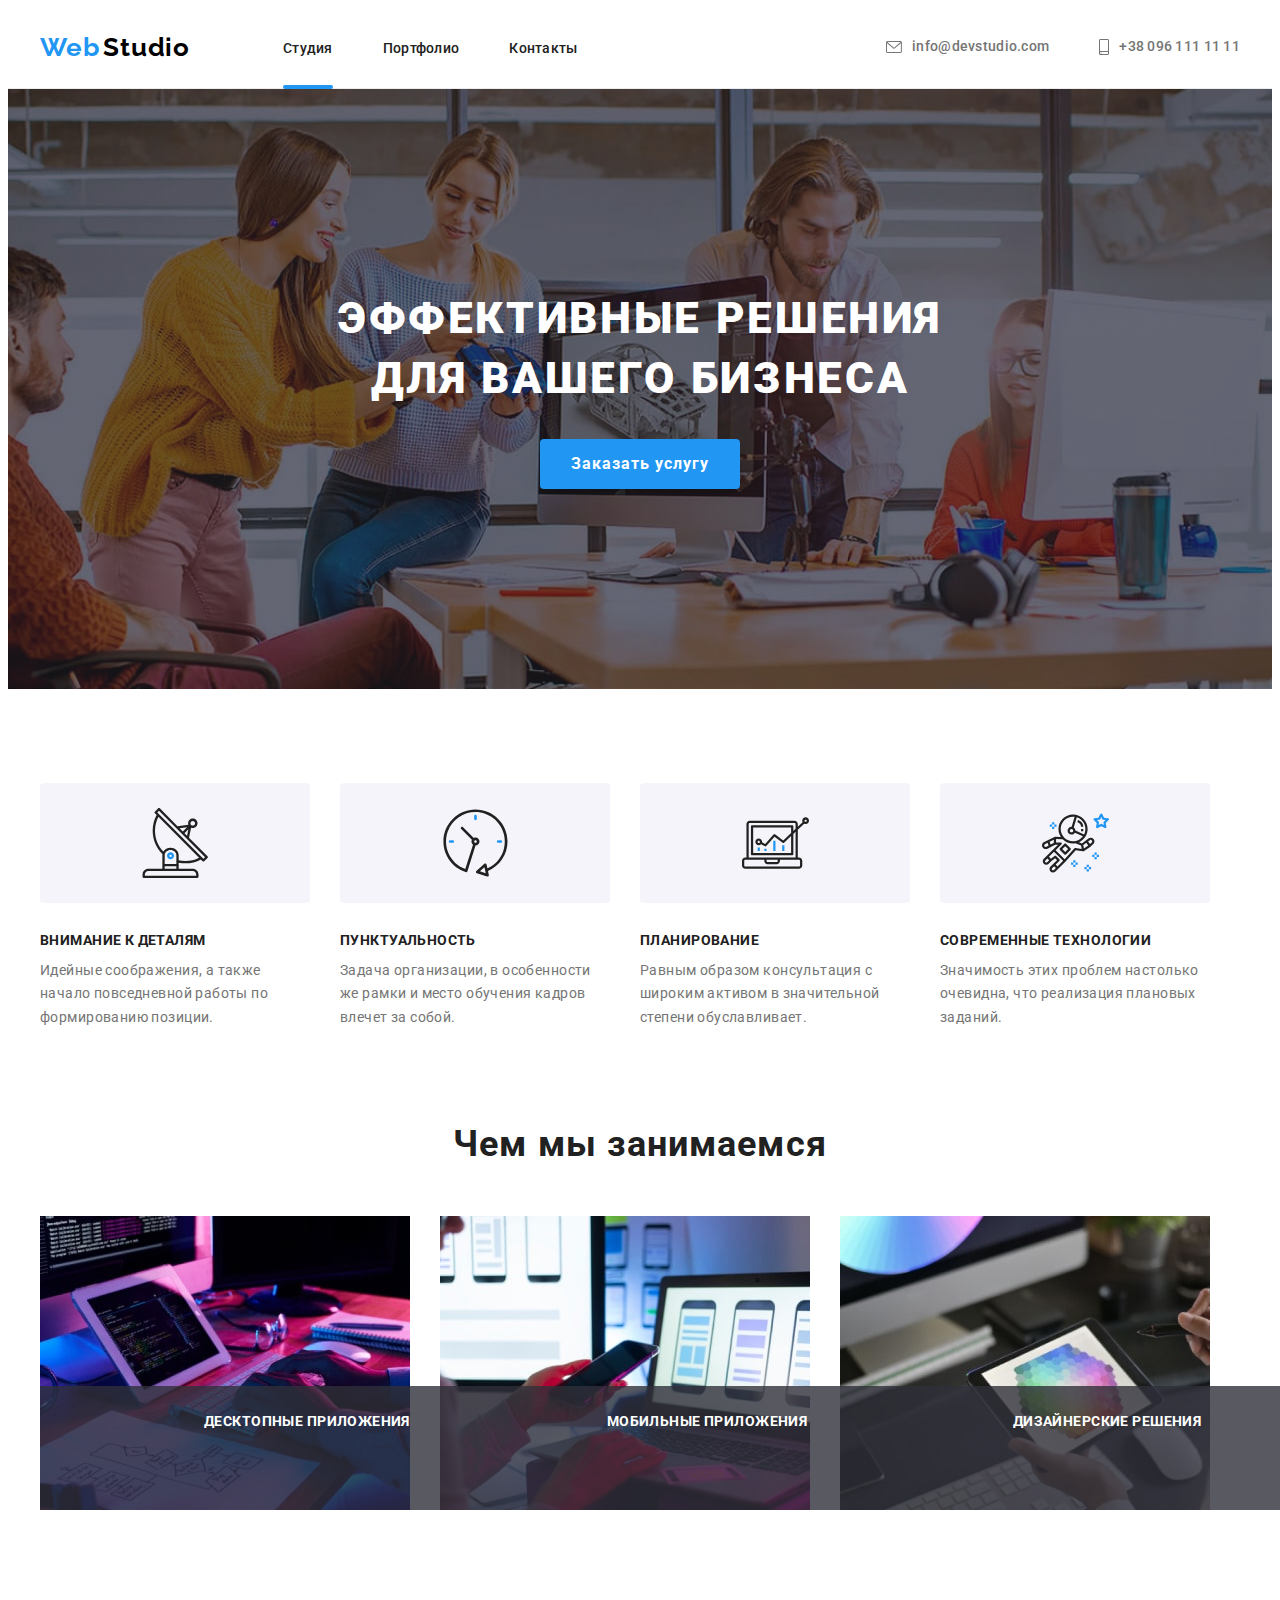
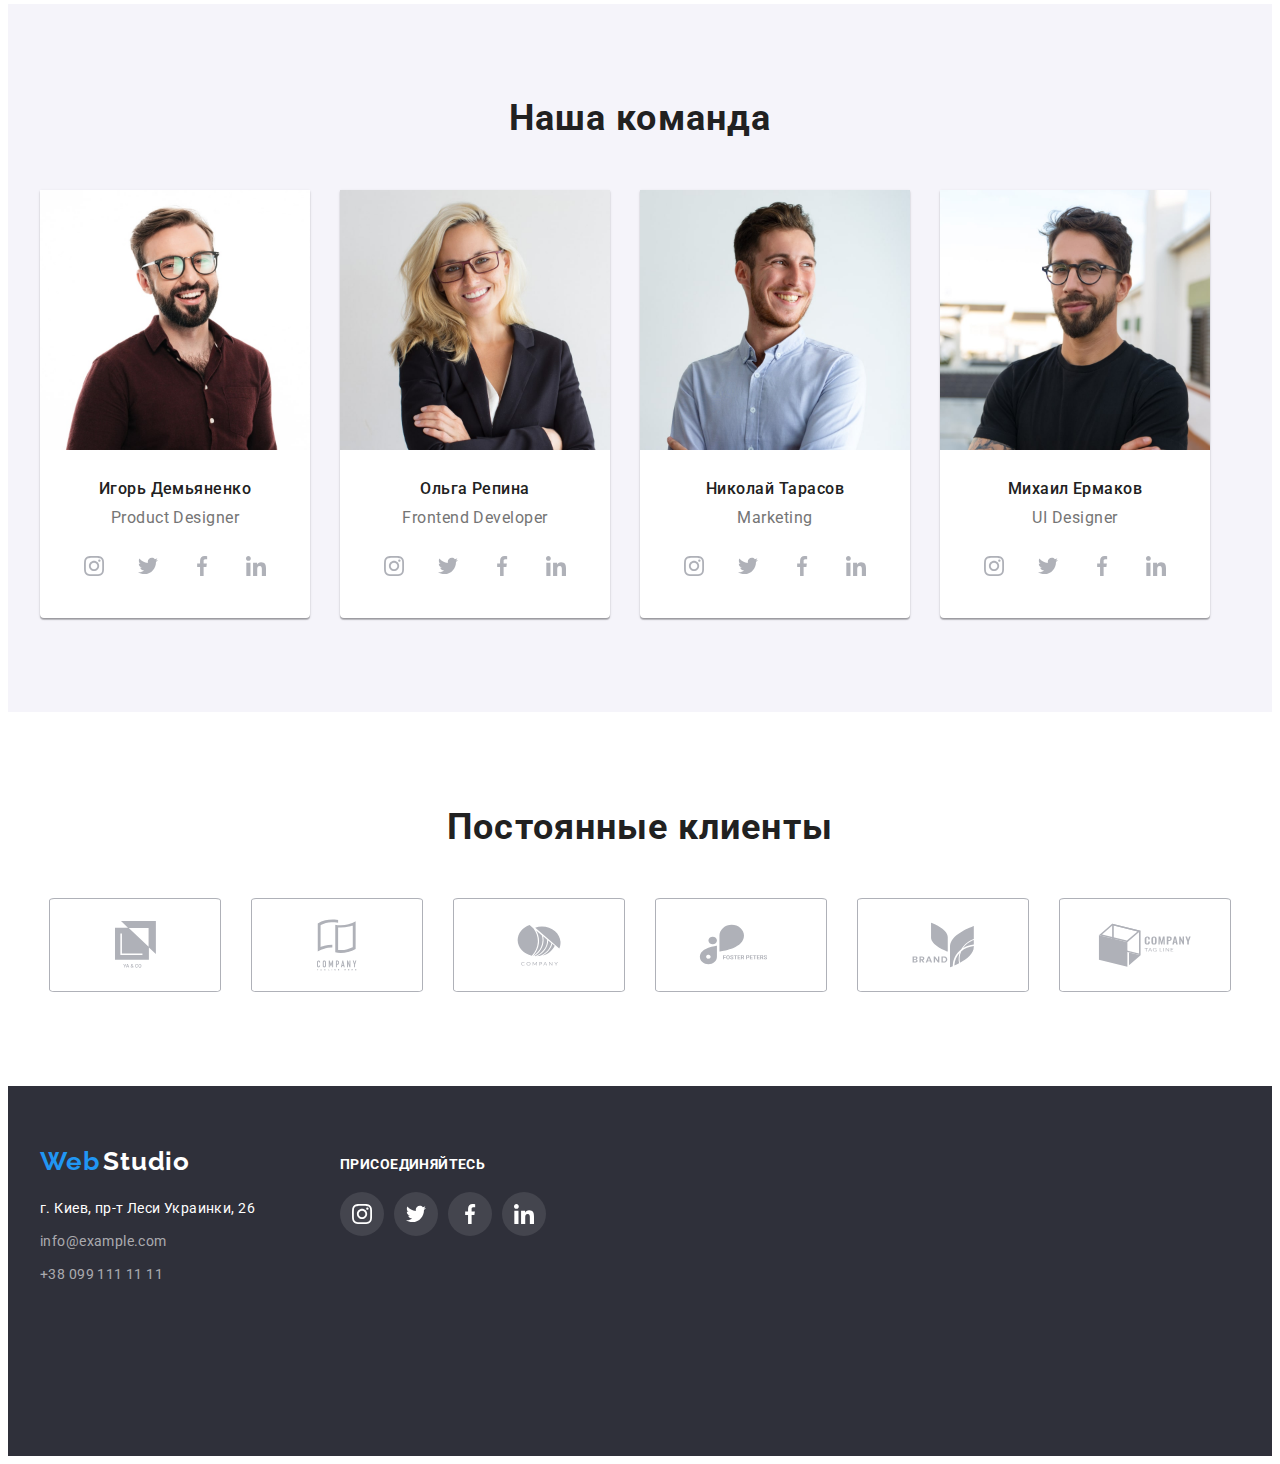
<file: index.html>
<!DOCTYPE html>
<html lang="ru">

<head>
    <meta charset="UTF-8">
    <meta http-equiv="X-UA-Compatible" content="IE=edge">
    <meta name="viewport" content="width=device-width, initial-scale=1.0">
    <link rel="preconnect" href="https://fonts.googleapis.com">
    <link rel="preconnect" href="https://fonts.gstatic.com" crossorigin>
    <link
        href="https://fonts.googleapis.com/css2?family=Raleway:wght@700&family=Roboto:wght@400;500;700;900&display=swap"
        rel="stylesheet">
    <title>WebStudio</title>
    <link rel="stylesheet" href="https://cdnjs.cloudflare.com/ajax/libs/modern-normalize/1.1.0/modern-normalize.min.css"
        integrity="sha512-wpPYUAdjBVSE4KJnH1VR1HeZfpl1ub8YT/NKx4PuQ5NmX2tKuGu6U/JRp5y+Y8XG2tV+wKQpNHVUX03MfMFn9Q=="
        crossorigin="anonymous" referrerpolicy="no-referrer" />
    <link rel="stylesheet" href="./css/styles.css">
</head>

<body>

    <header class="header">
        <div class="container">
            <a class="header-logo link" href="/"><span class="web-header">Web</span> <span
                    class="header-studio">Studio</span></a>
            <nav class="header-nav">
                <ul class="header-list list">
                    <li class="header-item"><a href="#studio" class="header-link link current">Студия</a></li>
                    <li class="header-item"><a href="./portfolio.html" class="header-link link">Портфолио</a></li>
                    <li class="header-item"><a href="#contaсts" class="header-link link">Контакты</a></li>
                </ul>
            </nav>
            <div class="header-contacts">
                <ul class="header-mail-tel list">
                    <li class="header-mail-tel-item"><a href="mailto:info@devstudio.com"
                            class="header-mail link">
                            <svg class="header-soc-icon" width="16" height="12">
                                <use href="./img/icon.svg#icon-maill"></use>
                            </svg>info@devstudio.com</a></li>
                    <li class="header-mail-tel-item"><a href="tel:+380961111111" 
                        class="header-tel link">
                        <svg class="header-soc-icon" width="10" height="16">
                        <use href="./img/icon.svg#icon-smartphone"></use>
                    </svg>+38 096 111 11 11</a></li>
                </ul>
            </div>
        </div>
    </header>
    <main>
        <section id="studio" class="studio">
            <div class="studio-titlt-text">
                <h1 class="studio-title">Эффективные решения для вашего бизнеса</h1>
            </div>    
                <button type="button" class="btn-service" data-modal-open>Заказать услугу</button>
        </section>
        <section class="benefits">
            <div class="container">
                <h2 class="benefits-company">Преимущества компании</h2>
                <ul class="benefits-list list">
                    <li class="benefits-item">
                        <div class="benefits-image">
                        <svg class="benefits-icon" width="70" height="70">
                            <use href="./img/icon.svg#icon-Group-1"></use>
                        </svg>
                        </div>
                        <h3 class="benefits-title">Внимание к деталям</h3>
                        <p class="benefits-text">Идейные соображения, а также начало повседневной работы по формированию
                            позиции.</p>
                    </li>
                    <li class="benefits-item">
                        <div class="benefits-image">
                            <svg class="benefits-icon" width="67" height="70">
                                <use href="./img/icon.svg#icon-Group-2"></use>
                            </svg>
                        </div>
                        <h3 class="benefits-title">Пунктуальность</h3>
                        <p class="benefits-text">Задача организации, в особенности же рамки и место обучения кадров
                            влечет за
                            собой.</p>
                    </li>
                    <li class="benefits-item">
                        <div class="benefits-image">
                            <svg class="benefits-icon" width="67" height="70">
                                <use href="./img/icon.svg#icon-Group-3"></use>
                            </svg>
                        </div>
                        <h3 class="benefits-title">Планирование</h3>
                        <p class="benefits-text">Равным образом консультация с широким активом в значительной степени
                            обуславливает.</p>
                    </li>
                    <li class="benefits-item">
                        <div class="benefits-image">
                            <svg class="benefits-icon" width="67" height="70">
                                <use href="./img/icon.svg#icon-Group-4"></use>
                            </svg>
                        </div>
                        <h3 class="benefits-title">Современные технологии</h3>
                        <p class="benefits-text">Значимость этих проблем настолько очевидна, что реализация плановых
                            заданий.
                        </p>
                    </li>
                </ul>
            </div>
        </section>
        <section class="about">
            <div class="container">
                <h2 class="about-title">Чем мы занимаемся</h2>
                <ul class="about-list list">
                    <li class="about-item">
                        <img src="./img/image-work-1.jpg" alt="графики" width="370" height="294">
                        <p class="about-top-text">Десктопные приложения</p>
                    </li>
                    <li class="about-item"> <img src="./img/image-work-2.jpg" alt="приложение" width="370" height="294">
                        <p class="about-top-text">Мобильные приложения</p>
                    </li>
                    <li class="about-item"> <img src="./img/image-work-3.jpg" alt="мобильность" width="370"
                            height="294">
                        <p class="about-top-text">Дизайнерские решения</p>
                    </li>
                </ul>
            </div>
        </section>
        <section class="team">
            <div class="container">
                <h2 class="team-logo">Наша команда</h2>
                <ul class="team-list list">
                    <li class="team-item">
                        <img src="./img/people-1.jpg" alt="менеджер1" width="270" height="260">
                        <div class="container-team">
                            <h3 class="team-title">Игорь Демьяненко</h3>
                            <p class="team-text" lang="en">Product Designer</p>
                            <ul class="team-soc-list list">
                                <li class="team-soc-item"><a href="" class="team-soc-link link">
                                        <svg class="team-soc-icon" width="20" height="20">
                                            <use href="./img/icon.svg#icon-instagram"></use>
                                        </svg>
                                    </a></li>
                                <li class="team-soc-item"><a href="" class="team-soc-link link"><svg
                                            class="team-soc-icon" width="20" height="20">
                                            <use href="./img/icon.svg#icon-twitter"></use>
                                        </svg></a></li>
                                <li class="team-soc-item"><a href="" class="team-soc-link link"><svg
                                            class="team-soc-icon" width="20" height="20">
                                            <use href="./img/icon.svg#icon-facebook"></use>
                                        </svg></a></li>
                                <li class="team-soc-item"><a href="" class="team-soc-link link"><svg
                                            class="team-soc-icon" width="20" height="20">
                                            <use href="./img/icon.svg#icon-linkedin"></use>
                                        </svg></a></li>
                            </ul>
                        </div>
                    </li>
                    <li class="team-item">
                        <img src="./img/people-2.jpg" alt="менеджер2" width="270" height="260">
                        <div class="container-team">
                            <h3 class="team-title">Ольга Репина</h3>
                            <p class="team-text" lang="en">Frontend Developer</p>
                            <ul class="team-soc-list list">
                                <li class="team-soc-item"><a href="" class="team-soc-link link">
                                        <svg class="team-soc-icon" width="20" height="20">
                                            <use href="./img/icon.svg#icon-instagram"></use>
                                        </svg>
                                    </a></li>
                                <li class="team-soc-item"><a href="" class="team-soc-link link"><svg class="team-soc-icon" width="20" height="20">
                                            <use href="./img/icon.svg#icon-twitter"></use>
                                        </svg></a></li>
                                <li class="team-soc-item"><a href="" class="team-soc-link link"><svg class="team-soc-icon" width="20" height="20">
                                            <use href="./img/icon.svg#icon-facebook"></use>
                                        </svg></a></li>
                                <li class="team-soc-item"><a href="" class="team-soc-link link"><svg class="team-soc-icon" width="20" height="20">
                                            <use href="./img/icon.svg#icon-linkedin"></use>
                                        </svg></a></li>
                            </ul>
                        </div>
                    </li>
                    <li class="team-item">
                        <img src="./img/people-3.jpg" alt="менеджер3" width="270" height="260">
                        <div class="container-team">
                            <h3 class="team-title">Николай Тарасов</h3>
                            <p class="team-text" lang="en">Marketing</p>
                            <ul class="team-soc-list list">
                                <li class="team-soc-item"><a href="" class="team-soc-link link">
                                        <svg class="team-soc-icon" width="20" height="20">
                                            <use href="./img/icon.svg#icon-instagram"></use>
                                        </svg>
                                    </a></li>
                                <li class="team-soc-item"><a href="" class="team-soc-link link"><svg class="team-soc-icon" width="20" height="20">
                                            <use href="./img/icon.svg#icon-twitter"></use>
                                        </svg></a></li>
                                <li class="team-soc-item"><a href="" class="team-soc-link link"><svg class="team-soc-icon" width="20" height="20">
                                            <use href="./img/icon.svg#icon-facebook"></use>
                                        </svg></a></li>
                                <li class="team-soc-item"><a href="" class="team-soc-link link"><svg class="team-soc-icon" width="20" height="20">
                                            <use href="./img/icon.svg#icon-linkedin"></use>
                                        </svg></a></li>
                            </ul>
                        </div>
                    </li>
                    <li class="team-item">
                        <img src="./img/people-4.jpg" alt="менеджер4" width="270" height="260">
                        <div class="container-team">
                            <h3 class="team-title">Михаил Ермаков</h3>
                            <p class="team-text" lang="en">UI Designer</p>
                            <ul class="team-soc-list list">
                                <li class="team-soc-item"><a href="" class="team-soc-link link">
                                        <svg class="team-soc-icon" width="20" height="20">
                                            <use href="./img/icon.svg#icon-instagram"></use>
                                        </svg>
                                    </a></li>
                                <li class="team-soc-item"><a href="" class="team-soc-link link"><svg class="team-soc-icon" width="20" height="20">
                                            <use href="./img/icon.svg#icon-twitter"></use>
                                        </svg></a></li>
                                <li class="team-soc-item"><a href="" class="team-soc-link link"><svg class="team-soc-icon" width="20" height="20">
                                            <use href="./img/icon.svg#icon-facebook"></use>
                                        </svg></a></li>
                                <li class="team-soc-item"><a href="" class="team-soc-link link"><svg class="team-soc-icon" width="20" height="20">
                                            <use href="./img/icon.svg#icon-linkedin"></use>
                                        </svg></a></li>
                            </ul>
                        </div>
                    </li>
                </ul>
            </div>
        </section>
        <section class="clients-our">
         <div class="container">
            <h2 class="clients-our-title">Постоянные клиенты</h2>
            <ul class="clients-our-list list">
                <li class="clients-our-item"><a href="" class="clients-link link">
                    <svg class="clients-our-icon" width="41" height="47">
                    <use href="./img/icon.svg#icon-clients-1"></use>
                </svg></a></li>
                <li class="clients-our-item"><a href="" class="clients-link link">
                    <svg class="clients-our-icon" width="40" height="52">
                        <use href="./img/icon.svg#icon-clients-2"></use>
                    </svg></a></li>
                <li class="clients-our-item"><a href="" class="clients-link link">
                    <svg class="clients-our-icon" width="44" height="42">
                        <use href="./img/icon.svg#icon-clients-3"></use>
                    </svg></a></li>
                <li class="clients-our-item"><a href="" class="clients-link link">
                    <svg class="clients-our-icon" width="85" height="41">
                        <use href="./img/icon.svg#icon-clients-4"></use>
                    </svg></a></li>
                <li class="clients-our-item"><a href="" class="clients-link link">
                    <svg class="clients-our-icon" width="63" height="46">
                        <use href="./img/icon.svg#icon-clients-5"></use>
                    </svg></a></li>
                <li class="clients-our-item"><a href="" class="clients-link link">
                    <svg class="clients-our-icon" width="94" height="44">
                        <use href="./img/icon.svg#icon-clients-6"></use>
                    </svg></a></li>
            </ul>
         </div>
        </section>
    </main>
    <footer id="contavts" class="footer">
        <div class="container">
        <ul class="footer-address-list list">
            <li class="footer-top-item">            
                <a class="footer-logo link" href="/"><span class="web-footer link">Web</span> <span
            class="footer-studio">Studio</span></a>
                <address class="footer-address">
                <ul class="footer-list list">
                    <li class="footer-item-address"><a href="https://goo.gl/maps/Sv4f2n2z4F3GZWwy5"
                            class="footer-link-address link">г. Киев, пр-т Леси Украинки, 26</a></li>
                    <li class="footer-item-mail"><a href="mailto:info@example.com"
                            class="footer-link-mail link">info@example.com</a>
                    </li>
                    <li class="footer-item-tel"><a href="tel:+380991111111" class="footer-link-tel link">+38 099 111 11
                            11</a>
                    </li>
                </ul>
                </address>
            </li>
            <li class="footer-bottom-item">
                <h3 class="footer-title">присоединяйтесь</h3>
                <ul class="footer-soc-list list">
                <li class="footer-soc-item"><a href="" class="footer-soc-link link">
                        <svg class="footer-soc-icon" width="20" height="20">
                            <use href="./img/icon.svg#icon-instagram"></use></svg></a>
                </li>
                <li class="footer-soc-item"><a href="" class="footer-soc-link link">
                    <svg class="footer-soc-icon" width="20" height="20">
                            <use href="./img/icon.svg#icon-twitter"></use></svg></a>
                </li>
                <li class="footer-soc-item"><a href="" class="footer-soc-link link">
                    <svg class="footer-soc-icon" width="20" height="20">
                            <use href="./img/icon.svg#icon-facebook"></use></svg></a>
                </li>
                <li class="footer-soc-item"><a href="" class="footer-soc-link link">
                    <svg class="footer-soc-icon" width="20" height="20">
                            <use href="./img/icon.svg#icon-linkedin"></use></svg></a>
                </li>
            </li> 
            </ul>
        </ul>
        </div>
    </footer>
<div class="backdrop is-hidden" data-modal>
    <div class="modal">
        <button type="button" class="modal-close-btn" data-modal-close>X</button>
    </div>
</div>
<script src="./js/modal.js"></script>
</body>

</html>
</file>
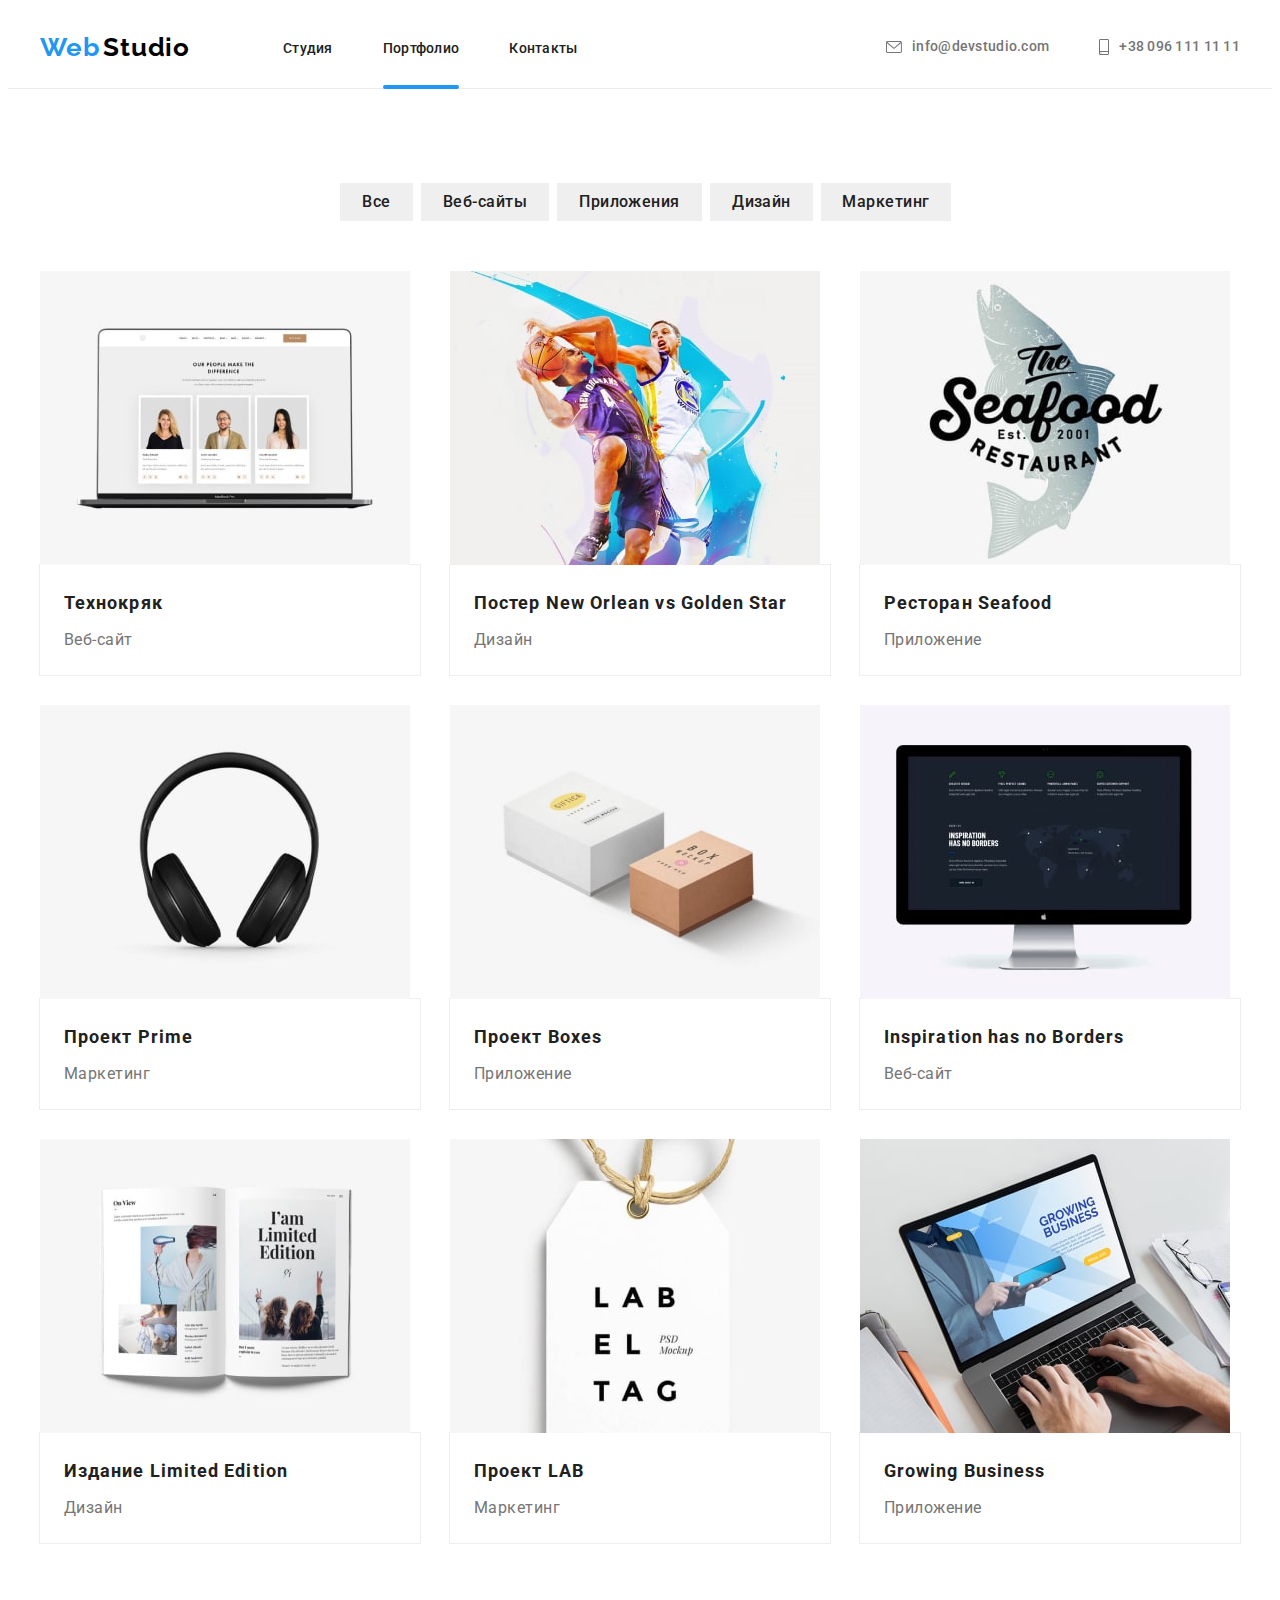
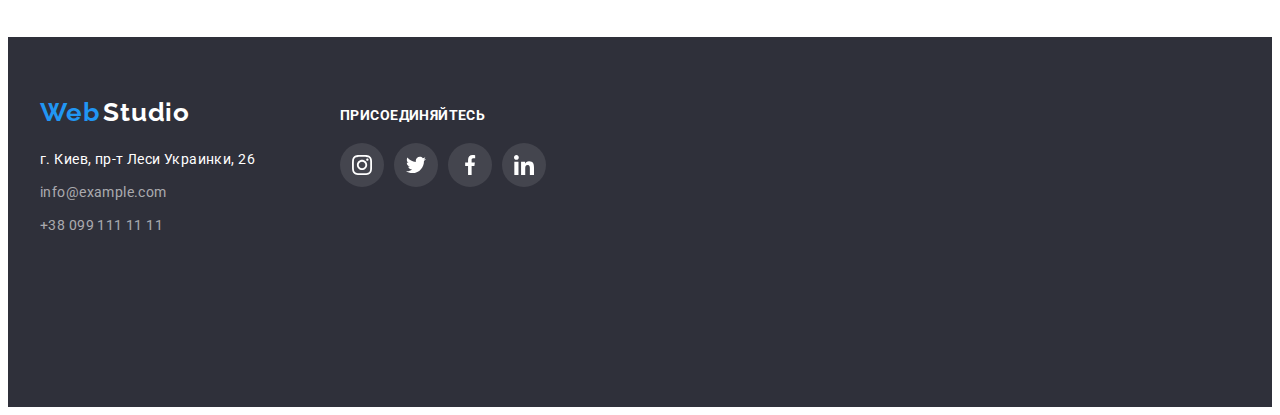
<file: portfolio.html>
<!DOCTYPE html>
<html lang="ru">
<head>
    <meta charset="UTF-8">
    <meta http-equiv="X-UA-Compatible" content="IE=edge">
    <meta name="viewport" content="width=device-width, initial-scale=1.0">
    <link rel="preconnect" href="https://fonts.googleapis.com">
    <link rel="preconnect" href="https://fonts.gstatic.com" crossorigin>
    <link href="https://fonts.googleapis.com/css2?family=Raleway:wght@700&family=Roboto:wght@400;500;700;900&display=swap" rel="stylesheet">
    <title>Portfolio</title>
    <link rel="stylesheet" href="https://cdnjs.cloudflare.com/ajax/libs/modern-normalize/1.1.0/modern-normalize.min.css"
        integrity="sha512-wpPYUAdjBVSE4KJnH1VR1HeZfpl1ub8YT/NKx4PuQ5NmX2tKuGu6U/JRp5y+Y8XG2tV+wKQpNHVUX03MfMFn9Q=="
        crossorigin="anonymous" referrerpolicy="no-referrer" />
    <link rel="stylesheet" href="./css/styles.css">
</head>
<body>
        <header class="header">
            <div class="container">
                <a class="header-logo link" href="/"><span class="web-header">Web</span> <span
                        class="header-studio">Studio</span></a>
                <nav class="header-nav">
                    <ul class="header-list list">
                        <li class="header-item"><a href="./index.html" class="header-link link">Студия</a></li>
                        <li class="header-item"><a href="./portfolio.html" class="header-link link current">Портфолио</a></li>
                        <li class="header-item"><a href="#contavts" class="header-link link">Контакты</a></li>
                    </ul>
                </nav>
                <div class="header-contacts">
                    <ul class="header-mail-tel list">
                        <li class="header-mail-tel-item"><a href="mailto:info@devstudio.com" class="header-mail link">
                                <svg class="header-soc-icon" width="16" height="12">
                                    <use href="./img/icon.svg#icon-maill"></use>
                                </svg>info@devstudio.com</a></li>
                        <li class="header-mail-tel-item"><a href="tel:+380961111111" class="header-tel link">
                                <svg class="header-soc-icon" width="10" height="16">
                                    <use href="./img/icon.svg#icon-smartphone"></use>
                                </svg>+38 096 111 11 11</a></li>
                    </ul>
                </div>
            </div>
        </header>
<main> 
     <section class="portfolio">
        <div class="container">
         <ul class="portfolio-btn-list list">
             <li class="portfolio-btn-item"><button type="button" class="portfolio-btn all">Все</button></li>
             <li class="portfolio-btn-item"><button type="button" class="portfolio-btn sites">Веб-сайты</button></li>
             <li class="portfolio-btn-item"><button type="button" class="portfolio-btn applications">Приложения</button></li>
             <li class="portfolio-btn-item"><button type="button" class="portfolio-btn design">Дизайн</button></li>
             <li class="portfolio-btn-item"><button type="button" class="portfolio-btn marketing">Маркетинг</button></li>
         </ul>
        <div class="portfolio-list">
         <ul class="portfolio-content list">
             <li class="portfolio-item">
                 <div class="portfolio-top-wrap">
                 <img src="./img/img-1.jpg" alt="сайт">
                 <p class="portfolio-top-text">Ресурс предлагает комплексные предложения с разным уровнем функционала и сервисов. Все это позволит посетителю получить
                исчерпывающие сведения о компании или частном лице.</p>
                </div>
                <div class="container-portfolio">
                 <h3 class="portfolio-title">Технокряк</h3>
                 <p class="portfolio-text">Веб-сайт</p>
                </div>
             </li>
             <li class="portfolio-item">
                <div class="portfolio-top-wrap">
                 <img src="./img/img-2.jpg" alt="Дизайн">
                <p class="portfolio-top-text">Ресурс предлагает комплексные предложения с разным уровнем функционала и сервисов. Все это
                    позволит посетителю получить
                    исчерпывающие сведения о компании или частном лице.</p>
                </div> 
                <div class="container-portfolio">
                 <h3 class="portfolio-title">Постер New Orlean vs Golden Star</h3>
                 <p class="portfolio-text">Дизайн</p>
                </div>
             </li>
             <li class="portfolio-item">
                <div class="portfolio-top-wrap">
                 <img src="./img/img-3.jpg" alt="Приложение">
                 <p class="portfolio-top-text">Ресурс предлагает комплексные предложения с разным уровнем функционала и сервисов. Все это позволит посетителю получить
                исчерпывающие сведения о компании или частном лице.</p>
                </div>
                <div class="container-portfolio">
                 <h3 class="portfolio-title">Ресторан Seafood</h3>
                 <p class="portfolio-text">Приложение</p>
                </div>
             </li>
             <li class="portfolio-item">
                <div class="portfolio-top-wrap">
                 <img src="./img/img-4.jpg" alt="Маркетинг">
                 <p class="portfolio-top-text">Ресурс предлагает комплексные предложения с разным уровнем функционала и сервисов. Все это позволит посетителю получить
                исчерпывающие сведения о компании или частном лице.</p>
                </div>
                <div class="container-portfolio">
                 <h3 class="portfolio-title">Проект Prime</h3>
                 <p class="portfolio-text">Маркетинг</p>
                </div>
             </li>
             <li class="portfolio-item">
                <div class="portfolio-top-wrap">
                 <img src="./img/img-5.jpg" alt="Приложение2">
                 <p class="portfolio-top-text">Ресурс предлагает комплексные предложения с разным уровнем функционала и сервисов. Все это позволит посетителю получить
                исчерпывающие сведения о компании или частном лице.</p>
                </div>
                <div class="container-portfolio">
                 <h3 class="portfolio-title">Проект Boxes</h3>
                 <p class="portfolio-text">Приложение</p>
                </div>
             </li>
             <li class="portfolio-item">
                <div class="portfolio-top-wrap">
                 <img src="./img/img-6.jpg" alt="Веб-сайт2">
                 <p class="portfolio-top-text">Ресурс предлагает комплексные предложения с разным уровнем функционала и сервисов. Все это позволит посетителю получить
                исчерпывающие сведения о компании или частном лице.</p>
                </div>
                <div class="container-portfolio">
                 <h3 class="portfolio-title">Inspiration has no Borders</h3>
                 <p class="portfolio-text">Веб-сайт</p>
                </div>
             </li>
             <li class="portfolio-item">
                <div class="portfolio-top-wrap">
                 <img src="./img/img-7.jpg" alt="Дизайн2">
                 <p class="portfolio-top-text">Ресурс предлагает комплексные предложения с разным уровнем функционала и сервисов. Все это позволит посетителю получить
                исчерпывающие сведения о компании или частном лице.</p>
                </div>
                <div class="container-portfolio">
                 <h3 class="portfolio-title">Издание Limited Edition</h3>
                 <p class="portfolio-text">Дизайн</p>
                </div>
             </li>
             <li class="portfolio-item">
                <div class="portfolio-top-wrap">
                 <img src="./img/img-8.jpg" alt="Маркетинг2">
                 <p class="portfolio-top-text">Ресурс предлагает комплексные предложения с разным уровнем функционала и сервисов. Все это позволит посетителю получить
                исчерпывающие сведения о компании или частном лице.</p>
                </div>
                <div class="container-portfolio">
                 <h3 class="portfolio-title">Проект LAB</h3>
                 <p class="portfolio-text">Маркетинг</p>
                </div>
             </li>
             <li class="portfolio-item">
                <div class="portfolio-top-wrap">
                 <img src="./img/img-9.jpg" alt="Приложение3">
                 <p class="portfolio-top-text">Ресурс предлагает комплексные предложения с разным уровнем функционала и сервисов. Все это позволит посетителю получить
                исчерпывающие сведения о компании или частном лице.</p>
                </div>
                <div class="container-portfolio">
                 <h3 class="portfolio-title">Growing Business</h3>
                 <p class="portfolio-text">Приложение</p>
                </div>
             </li>
         </ul>
        </div>
        </div>
        </section> 

</main>
    <footer id="contavts" class="footer">
        <div class="container">
            <ul class="footer-address-list list">
                <li class="footer-top-item">
                    <a class="footer-logo link" href="/"><span class="web-footer link">Web</span> <span
                            class="footer-studio">Studio</span></a>
                    <address class="footer-address">
                        <ul class="footer-list list">
                            <li class="footer-item-address"><a href="https://goo.gl/maps/Sv4f2n2z4F3GZWwy5"
                                    class="footer-link-address link">г. Киев, пр-т Леси Украинки, 26</a></li>
                            <li class="footer-item-mail"><a href="mailto:info@example.com"
                                    class="footer-link-mail link">info@example.com</a>
                            </li>
                            <li class="footer-item-tel"><a href="tel:+380991111111" class="footer-link-tel link">+38 099 111
                                    11
                                    11</a>
                            </li>
                        </ul>
                    </address>
                </li>
                <li class="footer-bottom-item">
                    <h3 class="footer-title">присоединяйтесь</h3>
                    <ul class="footer-soc-list list">
                        <li class="footer-soc-item"><a href="" class="footer-soc-link link">
                                <svg class="footer-soc-icon" width="20" height="20">
                                    <use href="./img/icon.svg#icon-instagram"></use>
                                </svg></a>
                        </li>
                        <li class="footer-soc-item"><a href="" class="footer-soc-link link">
                                <svg class="footer-soc-icon" width="20" height="20">
                                    <use href="./img/icon.svg#icon-twitter"></use>
                                </svg></a>
                        </li>
                        <li class="footer-soc-item"><a href="" class="footer-soc-link link">
                                <svg class="footer-soc-icon" width="20" height="20">
                                    <use href="./img/icon.svg#icon-facebook"></use>
                                </svg></a>
                        </li>
                        <li class="footer-soc-item"><a href="" class="footer-soc-link link">
                                <svg class="footer-soc-icon" width="20" height="20">
                                    <use href="./img/icon.svg#icon-linkedin"></use>
                                </svg></a>
                        </li>
                </li>
            </ul>
            </ul>
        </div>
    </footer>
</body>
</html>
</file>
<file: css/styles.css>
:root {
    --title-color: #212121;
    --text-color: #757575;
    --accent-color: #2196F3;
    --btn-background-service-color: #188CE8;
    --btn-font-color: #FFFFFF;
    --logo-color: #000000;
    --header-background-color: #2F303A;
    --about-benefits-background-color: #E5E5E5;
    --team-background-color: #F5F4FA;
    --typical-margin: 30px;
}

p, h1, h2, h3, h4, h5, h6 {
    margin: 0;
}

ul, ol {
    margin: 0;
    padding-left: 0;
}

img {
    display: block;
}

button {
    cursor: pointer;
}


body {
    font-family: "Roboto", sans-serif;
}

.container {
    width: 1200px;
    margin: 0 auto;
    padding-left: 15px;
    padding-right: 15px;
}

.list {
    list-style: none;
}

.link {
    text-decoration: none;
}

/* header */

.header {
    background-color: var(--btn-font-color);
    padding-top: 24px;
    padding-bottom: 25px;
    border-bottom: 1px solid #ECECEC;
}


.header .container {
    display: flex;
    align-items: center;
}

.header-contacts {
    margin-left: auto;
}

.header-logo {
    margin-right: 93px;    
}

.header-item:not(:last-child) {
    margin-right: 50px;
}

.web-header {
    font-family: 'Raleway';
    font-style: normal;
    font-weight: 700;
    font-size: 26px;
    line-height: 1.19;
    letter-spacing: 0.03em;
    color: var(--accent-color);
}

.header-studio {
    font-family: 'Raleway';
    font-style: normal;
    font-weight: 700;
    font-size: 26px;
    line-height: 1.19;
    letter-spacing: 0.03em;
    color: var(--logo-color);
}

.header-list {
    display: flex;
}


.header-link {
    font-weight: 500;
    font-size: 14px;
    line-height: 1.14;
    letter-spacing: 0.02em;
    color: var(--title-color);
    transition-property: all;
    transition-duration: 250ms;
    transition-timing-function: cubic-bezier(0.4, 0, 0.2, 1);
    position: relative;
    transition-property: all;
    transition-duration: 250ms;
    transition-timing-function: cubic-bezier(0.4, 0, 0.2, 1);
}




.current::after {
    position: absolute;
    content: '';
    left: 0;
    bottom: -1px;
    width: 100%;
    height: 4px;
    border-radius: 2px;
    transform: translateY(32px);
    background-color: #2196F3;
}




.header-mail-tel {
    display: flex;
}


.header-tel, .header-mail {
    width: 100%;
    height: 100%;
    font-weight: 500;
    font-size: 14px;
    line-height: 1.14;
    letter-spacing: 0.02em;
    color: var(--text-color);
    display: flex;
    align-items: center;
    justify-content: center;
    transition-property: all;
    transition-duration: 250ms;
    transition-timing-function: cubic-bezier(0.4, 0, 0.2, 1);
}

.header-mail-tel-item {
    margin-left: 50px;
}



.header-soc-icon {
    margin-right: 10px;
}

.header-link:hover, 
.header-link:focus {
    color: var(--accent-color);
    filter: drop-shadow(0px 4px 4px rgba(0, 0, 0, 0.25));
}


.header-mail:hover,
.header-mail:focus,
.header-tel:hover,
.header-tel:focus {
    color: var(--accent-color);
}



.header-tel,
.header-mail {
    fill: currentColor;
}


.header-tel:hover,
.header-tel:focus,
.header-mail:hover,
.header-mail:focus {
    color: var(--accent-color);

}



/* studio */

.studio {
    max-width: 1600px;
    background-image: linear-gradient(
    rgba(47, 48, 58, 0.4),
    rgba(47, 48, 58, 0.4)
    ), url(../img/studio-bg.jpg);
    background-repeat: no-repeat;
    background-position: center;
    background-size: cover;
    padding-top: 200px;
    padding-bottom: 200px;
    margin: 0 auto;
    padding-left: 15px;
    padding-right: 15px;
}

.studio-title {
    width: 696px;
    font-weight: 900;
    font-size: 44px;
    line-height: 1.36;
    text-align: center;
    letter-spacing: 0.06em;
    text-transform: uppercase;
    color: var(--btn-font-color);
    margin-bottom: 30px;
}

.studio-titlt-text {
    display: flex;
    justify-content: center;
    align-items: center;

}


.btn-service {
    min-width: 200px; 
    height: 50px;
    font-family: inherit;
    background: #2196F3;
    box-shadow: 0px 4px 4px rgba(0, 0, 0, 0.15);
    border-radius: 4px;
    font-weight: 700;
    font-size: 16px;
    line-height: 1.87;
    display: flex;
    align-items: center;
    text-align: center;
    letter-spacing: 0.06em;
    color: var(--btn-font-color);
    margin: 0 auto;
    display: block;
    border-color: transparent;
    transition-property: all;
    transition-duration: 250ms;
    transition-timing-function: cubic-bezier(0.4, 0, 0.2, 1);
}

.btn-service :hover, .btn-service :focus {
    color: var(--btn-font-color);
    background: var(--btn-background-service-color);
}


/* benefits */

.benefits {
background: var(--btn-font-color) ;
padding-top: 94px;
padding-bottom: 94px;
}

.benefits-company {
    display: none;
    visibility: hidden;
}

.benefits-list {
    display: flex;
    margin-left: -30px;
}



.benefits-item {
    width: 270px;
    margin-left: var(--typical-margin);
}

.benefits-title {
    font-weight: 700;
    font-size: 14px;
    line-height: 1.14;
    letter-spacing: 0.03em;
    text-transform: uppercase;
    color: var(--title-color);
    margin-bottom: 10px;
}

.benefits-text {
    font-weight: 400;
    font-size: 14px;
    line-height: 1.71;
    letter-spacing: 0.03em;
    color: var(--text-color);
}

.benefits-image {
    width: 270px;
    height: 120px;
    justify-content: center;
    align-items: center;
    background-color: var(--team-background-color);
    border-radius: 2%;
    margin-bottom: var(--typical-margin);
    display: flex;
}


.benefits-icon {
    justify-content: center;
    align-items: center;
}

/* about */

.about {
    background: var(--btn-font-color) ;
    padding-bottom: 94px;

}

.about-list {
    display: flex;
}

.about-title {
    font-weight: 700;
    font-size: 36px;
    line-height: 1.16;
    text-align: center;
    letter-spacing: 0.03em;
    color: var(--title-color);
    margin-bottom: 50px;
}

.about-item {
    margin-right: var(--typical-margin);
    position: relative;
}


.about-top-text {
    height: 70px;
    width: 100%;
    font-family: 'Roboto';
    font-style: normal;
    font-weight: 700;
    font-size: 14px;
    line-height: 16px;
    text-align: center;
    letter-spacing: 0.03em;
    text-transform: uppercase;
    color: var(--btn-font-color);
    background: rgba(47, 48, 58, 0.8);
    position: absolute;
    padding: 27px 82px;
    bottom: 0;
}



/* team */

.team {
    background: var(--team-background-color);
    padding-top: 94px;
    padding-bottom: 94px;
}

.team-logo {
    font-weight: 700;
    font-size: 36px;
    line-height: 1.16;
    text-align: center;
    letter-spacing: 0.03em;
    color: var(--title-color);
    margin-bottom: 50px;
}

.team-list {
    display: flex;
}

.team-item {
    width: 270px;
    height: 428px;
    background: var(--btn-font-color);
    margin-right: var(--typical-margin);
    mix-blend-mode: normal;
    box-shadow: 0px 1px 3px rgba(0, 0, 0, 0.12), 0px 1px 1px rgba(0, 0, 0, 0.14), 0px 2px 1px rgba(0, 0, 0, 0.2);
    border-radius: 0px 0px 4px 4px;
}


.container-team {
    padding-top: var(--typical-margin);
    padding-bottom: var(--typical-margin);
    
}

.team-title {
    font-weight: 500;
    font-size: 16px;
    line-height: 1.18;
    text-align: center;
    letter-spacing: 0.03em;
    color: var(--title-color);
    margin-bottom: 10px;
}

.team-text {
    font-weight: 400;
    font-size: 16px;
    line-height: 1.18;
    text-align: center;
    letter-spacing: 0.03em;
    color: var(--text-color);
    margin-bottom: 16px;
}

.team-soc-list {
    display: flex;
    justify-content: center;
}


.team-soc-item {
    width: 44px;
    height: 44px;
    margin-right: 10px;
}

.team-soc-item:last-child {
    margin-right: 0;
}

.team-soc-icon {
    fill: #AFB1B8;
    transition-property: all;
    transition-duration: 250ms;
    transition-timing-function: cubic-bezier(0.4, 0, 0.2, 1);

}

.team-soc-link {
    width: 100%;
    height: 100%;
    background-color: #FFFFFF;
    border-radius: 50%;
    display: flex;
    align-items: center;
    justify-content: center;
    transition-property: all;
    transition-duration: 250ms;
    transition-timing-function: cubic-bezier(0.4, 0, 0.2, 1);
}


.team-soc-link:hover,
.team-soc-link:focus {
    background-color: var(--accent-color);
}


.team-soc-link:hover .team-soc-icon,
.team-soc-link:focus .team-soc-icon {
    fill: #FFFFFF;
}



/* clients */



.clients-our {
    background: var(--btn-font-color) ;
    padding-top: 94px;
    padding-bottom: 94px;  
}

.clients-our-title {
    font-weight: 700;
    font-size: 36px;
    line-height: 42px;
    text-align: center;
    letter-spacing: 0.03em;
    color: var(--title-color);
    margin-bottom: 50px;
}


.clients-our-list {
    justify-content: center;
    align-items: center;
    margin-right: -30px;
    display: flex;
}

.clients-our-item {
    width: 170px;
    height: 92px;
    background-color: var(--btn-font-color);
    border: solid 1px #AFB1B8;
    border-radius: 3%;
    margin-right: var(--typical-margin);
    color: #AFB1B8;
}

.clients-link {
    width: 100%;
    height: 100%;
    align-items: center;
    justify-content: center;
    display: flex;
    color: #AFB1B8;
    transition-property: all;
    transition-duration: 250ms;
    transition-timing-function: cubic-bezier(0.4, 0, 0.2, 1);
    padding: 0;
}



.clients-our-item {
    transition-property: all;
    transition-duration: 250ms;
    transition-timing-function: cubic-bezier(0.4, 0, 0.2, 1);
}


.clients-our-icon, .clients-our-item {
    fill: currentColor;
}

.clients-our-item:hover,
.clients-our-item:focus {
    border: solid 1px #2196F3;
}

.clients-link:hover, .clients-link:focus {
    color: var(--accent-color);
}


/* footer */

.footer {
    height: 250px;
    background: var(--header-background-color);
    padding-top: 60px;
    padding-bottom: 60px;
}


.footer-logo {
    margin-bottom: 20px;
}

.web-footer {
    font-family: 'Raleway';
    font-style: normal;
    font-weight: 700;
    font-size: 26px;
    line-height: 1.19;
    letter-spacing: 0.03em;
    color: #2196F3;
}

.footer-studio {
    font-family: 'Raleway';
    font-style: normal;
    font-weight: 700;
    font-size: 26px;
    line-height: 1.19;
    letter-spacing: 0.03em;
    color: #FFFFFF;
}

.web-footer {
    font-weight: 700;
    font-size: 26px;
    line-height: 1.19;
    letter-spacing: 0.03em;
    color: var(--accent-color);
}

.footer-studio {
    font-weight: 700;
    font-size: 26px;
    line-height: 1.19;
    letter-spacing: 0.03em;
    color: var(--btn-font-color);
}



.footer-link-address {
    font-style: normal;
    font-weight: 400;
    font-size: 14px;
    line-height: 1.71;
    letter-spacing: 0.03em;
    color: var(--btn-font-color);
}

.footer-link-mail {
    font-style: normal;
    font-weight: 400;
    font-size: 14px;
    line-height: 1.71;
    letter-spacing: 0.03em;
    color: rgba(255, 255, 255, 0.6);
}

.footer-link-tel{
    font-style: normal;
    font-weight: 400;
    font-size: 14px;
    line-height: 1.71;
    letter-spacing: 0.03em;
   color: rgba(255, 255, 255, 0.6);
}

.footer-title {
    font-weight: 700;
    font-size: 14px;
    line-height: 1,14;
    letter-spacing: 0.03em;
    text-transform: uppercase;
    color: var(--btn-font-color);
    margin-bottom: 20px;
}

.footer-item-mail {
    margin-top: 9px;
}

.footer-item-tel {
    margin-top: 9px;
}

.footer-bottom-item {
    width: 230px;
    height: 80px;
    margin-top: 10px;
    margin-left: 70px;
}

.footer-list {
    width: 230px;
    height: 80px;
    margin-top: 20px;
}


.footer-address-list {
    display: flex;
    
}

.footer-soc-list {
    display: flex;
}


.footer-soc-item {
   width: 44px;
   height: 44px;
   margin-right: 10px; 
}


.footer-soc-link {
    width: 100%;
    height: 100%;
    background: rgba(255, 255, 255, 0.1);
    border-radius: 50%;
    display: flex;
    align-items: center;
    justify-content: center;
    transition-property: all;
    transition-duration: 250ms;
    transition-timing-function: cubic-bezier(0.4, 0, 0.2, 1);
}


.footer-soc-icon {
    transition-property: all;
    transition-duration: 250ms;
    transition-timing-function: cubic-bezier(0.4, 0, 0.2, 1);
    fill: var(--btn-font-color);
}


.footer-soc-link:hover,
.footer-soc-link:focus {
    background-color: var(--accent-color);
}


.footer-soc-link:hover .footer-soc-icon,
.footer-soc-link:focus .footer-soc-icon {
    fill: #FFFFFF;
}



/* portfolio */

.portfolio {
    background: var(--btn-font-color) ;
    padding-top: 94px;
    padding-bottom: 94px;
}

.portfolio-btn-list {
   display: flex;
   margin-bottom: 50px;
   margin-left: 300px;
}

 

.portfolio-btn {
    font-family: inherit;
    font-weight: 500;
    font-size: 16px;
    line-height: 1.62;
    text-align: center;
    letter-spacing: 0.03em;
    color: var(--title-color);
    transition-property: all;
    transition-duration: 250ms;
    transition-timing-function: cubic-bezier(0.4, 0, 0.2, 1);
    border: none;
}

.all {
    width: 73px;
    height: 38px;
}

.sites {
    width: 128px;
    height: 38px;
}

.applications {
    width: 145px;
    height: 38px;
}

.design {
    width: 103px;
    height: 38px;
}

.marketing {
    width: 130px;
    height: 38px;
}


.portfolio-btn-item:nth-child(-n+4) {
    padding-right: 8px;
}



.portfolio-btn:hover, .portfolio-btn:focus {
    color: var(--btn-font-color);
    background: var(--accent-color);
    border: none;
}




.portfolio-btn:hover,
.portfolio-btn:focus {
    filter: drop-shadow(0px 4px 4px rgba(0, 0, 0, 0.25));
}



.portfolio-content {
    display: flex;
    flex-wrap: wrap;
}


.portfolio-list {
    display: flex;
    flex-wrap: wrap;
    margin-left: -30px;
    margin-bottom: -30px;
}


.portfolio-item {
    flex-basis: calc(100% / 3 - 30px);
    margin-left: 30px;
    margin-bottom: 30px;
}


.portfolio-item {
    width: 370px;
    height: 404px;
    background-color: var(--btn-font-color);
}


.portfolio-top-wrap {
    position: relative;
    overflow: hidden;
}

.portfolio-top-text {
    height: 294px;
    position: absolute;
    top: 0;
    font-weight: 400;
    font-size: 18px;
    line-height: 1.55;
    letter-spacing: 0.03em;
    color: #FFFFFF;
    background: rgba(33, 150, 243, 0.9);
    transition-property: all;
    transition-duration: 250ms;
    transition-timing-function: cubic-bezier(0.4, 0, 0.2, 1);
    transform: translateY(100%);
    padding: 62px 24px;
}


.portfolio-item:hover .portfolio-top-text {
    transform: translateY(0);
     
}

.container-portfolio {
    padding: 20px 24px;
    outline: 1px solid #EEEEEE;
}


.portfolio-title {
    font-weight: 700;
    font-size: 18px;
    line-height: 2;
    letter-spacing: 0.06em;
    color: var(--title-color);
    margin-bottom: 4px;
}

.portfolio-text{
    font-weight: 400;
    font-size: 16px;
    line-height: 1.87;
    letter-spacing: 0.03em;
    color: var(--text-color);
}

.portfolio-top-text {
    position: absolute;
}


.backdrop {
    width: 100%;
    height: 100%;
    background-color: rgba(28, 38, 38, 0.436);
    position: fixed;
    top: 0;
    transition: opacity 300ms, visibility 300ms;
}


.backdrop .is-hidden .modal {
    transform:  scale(0); 
}


.modal {
    width: 700px;
    min-height: 600px;
    background-color: var(--btn-font-color);
    border-radius: 5px;
    position: absolute;
    top: 50%;
    left: 50%;
    transform: translate(-50%, -50%) scale(1);
    transition: transform 300ms;
}


.modal-close-btn {
    width: 30px;
    height: 30px;
    border: 1px solid #999999;
    border-radius: 50%;
    background-color: transparent;
    position: absolute;
    top: 10px;
    right: 10px;
}



.is-hidden {
    visibility: hidden;
    opacity: 0;
    pointer-events: none;
}


.no-scroll {
    overflow: hidden;
}
</file>
